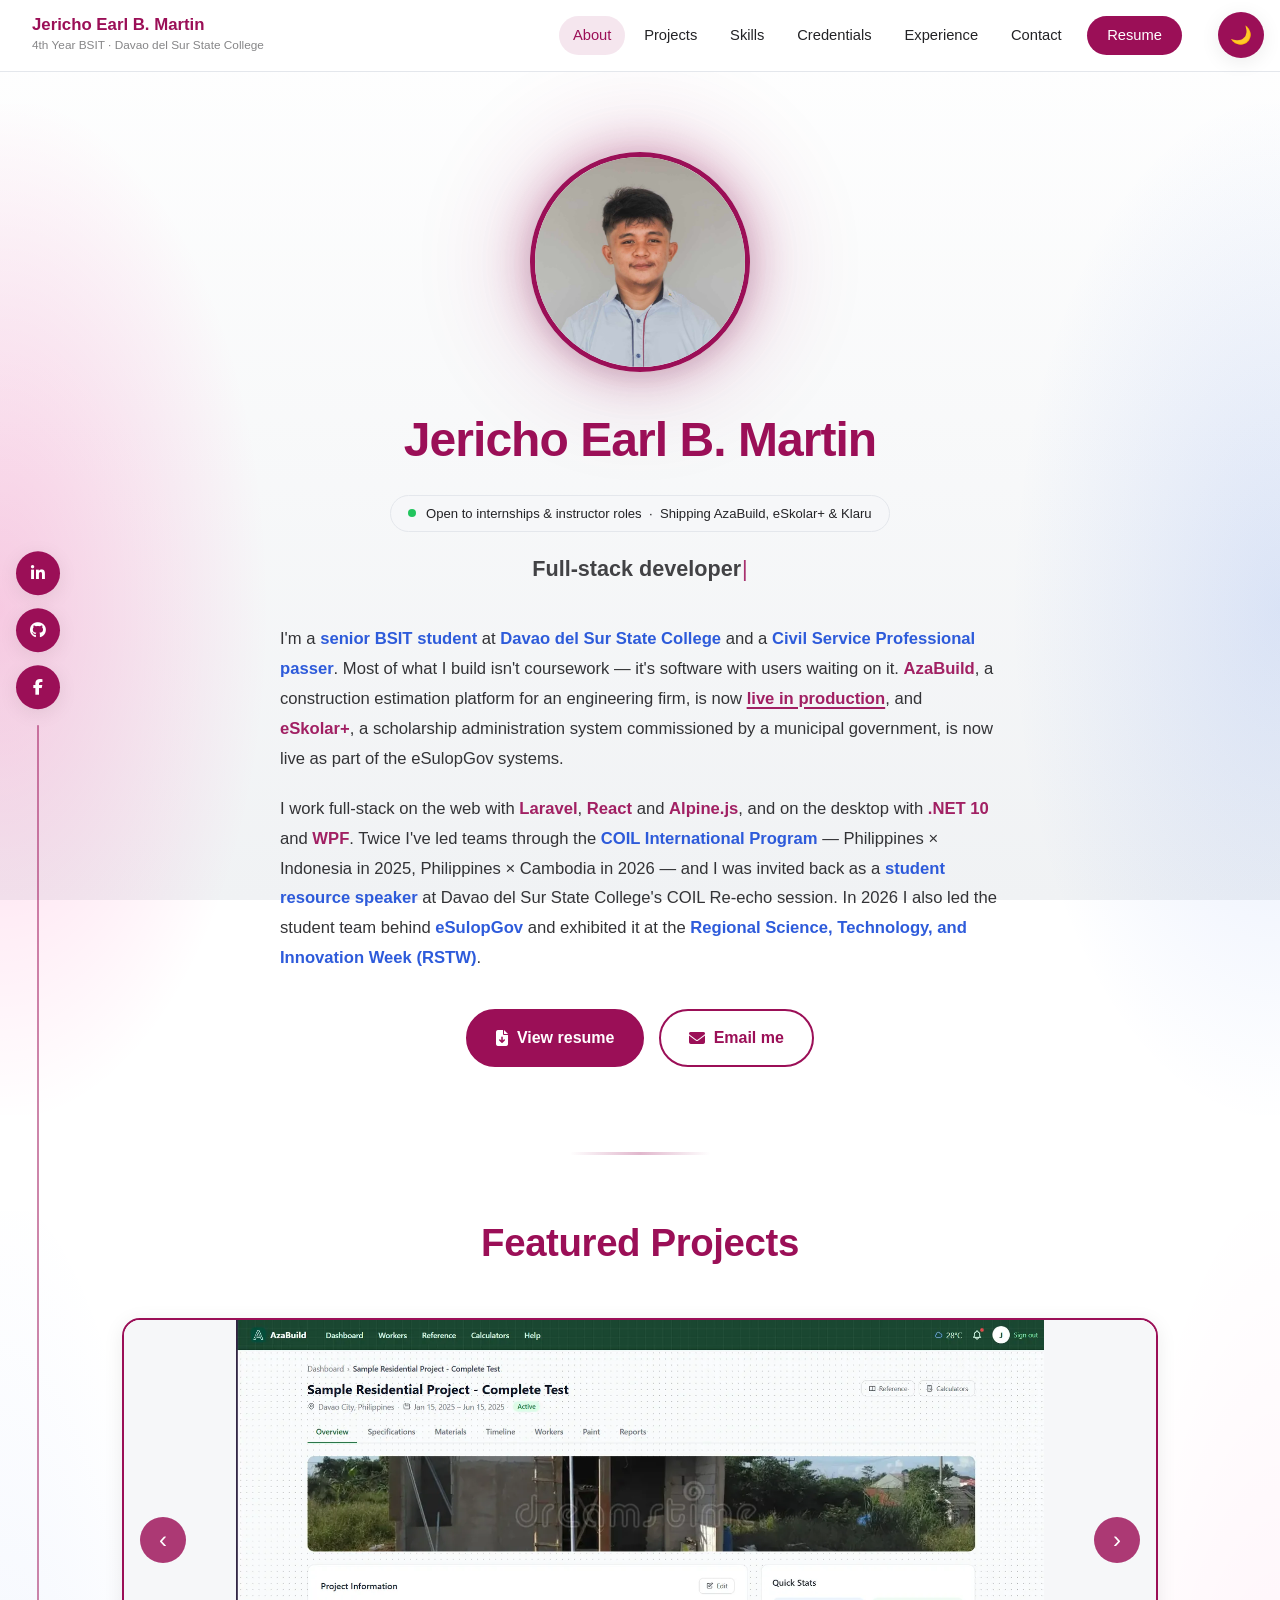
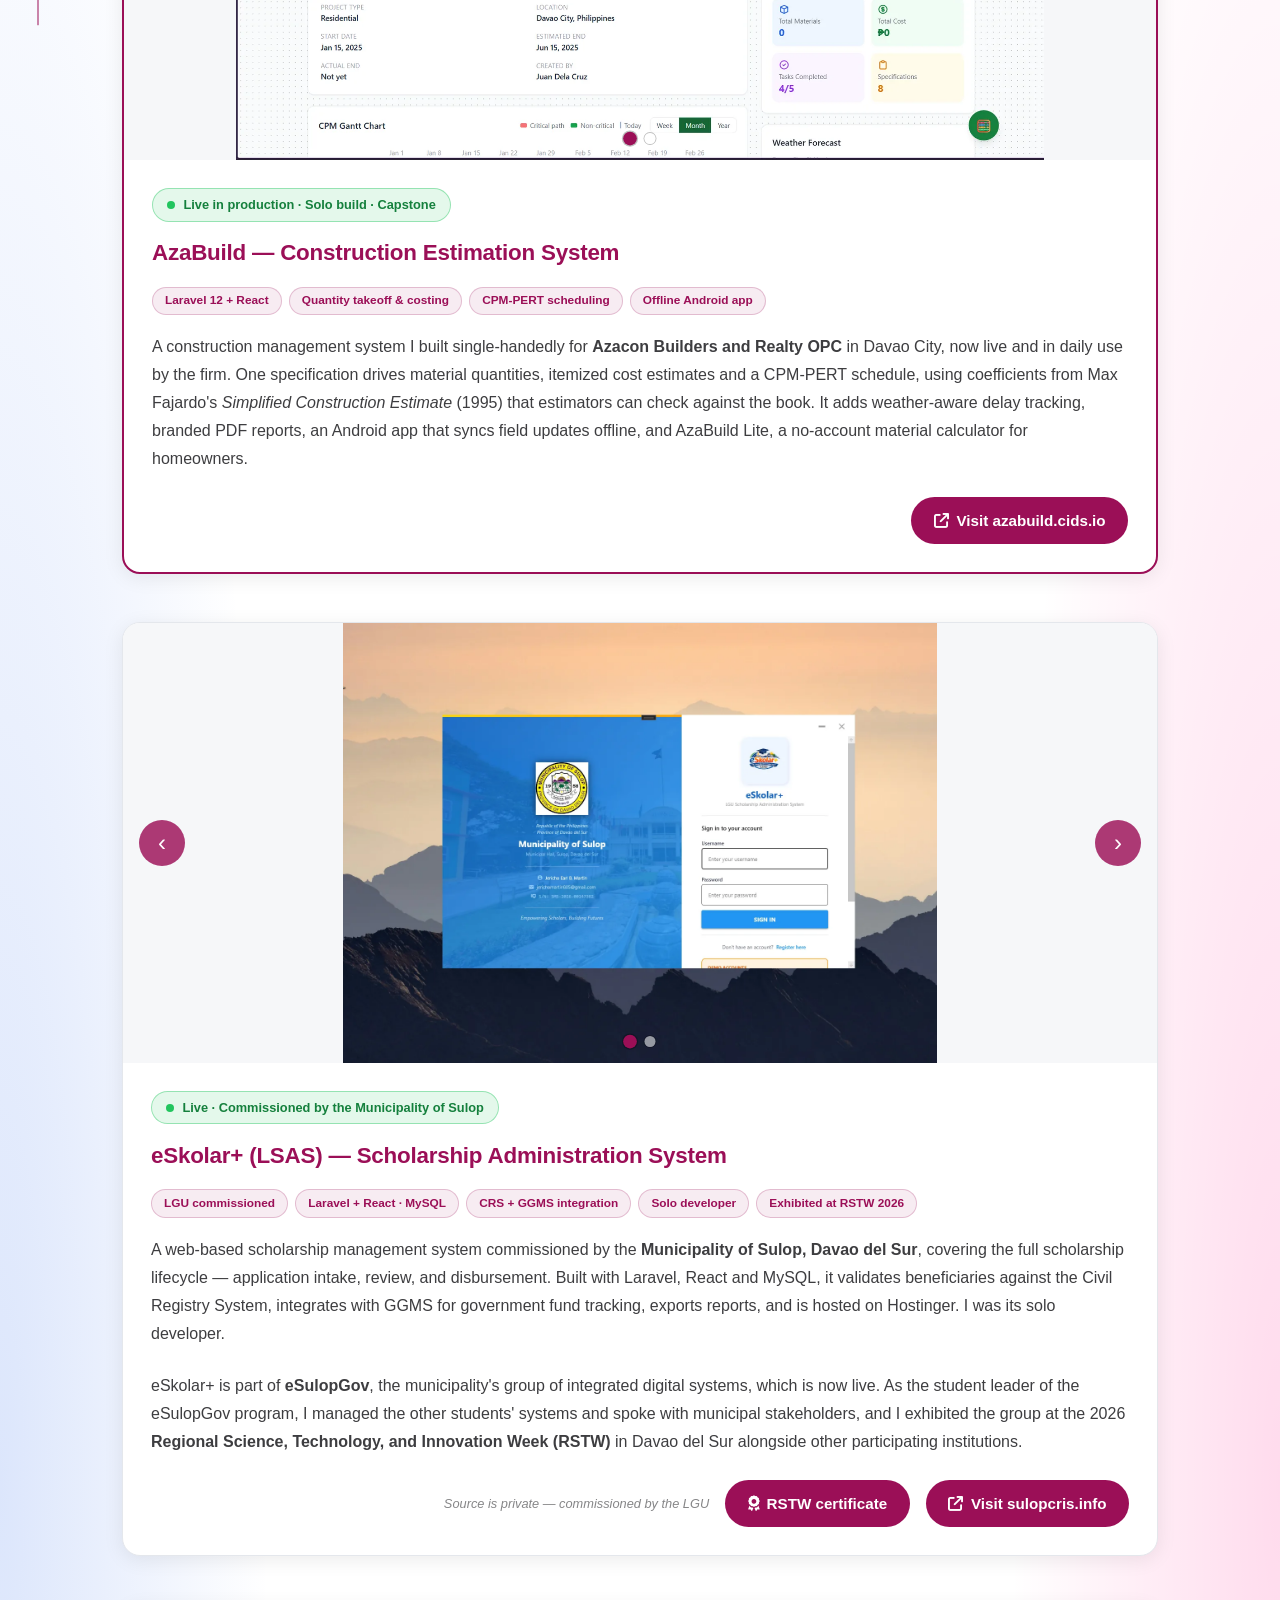
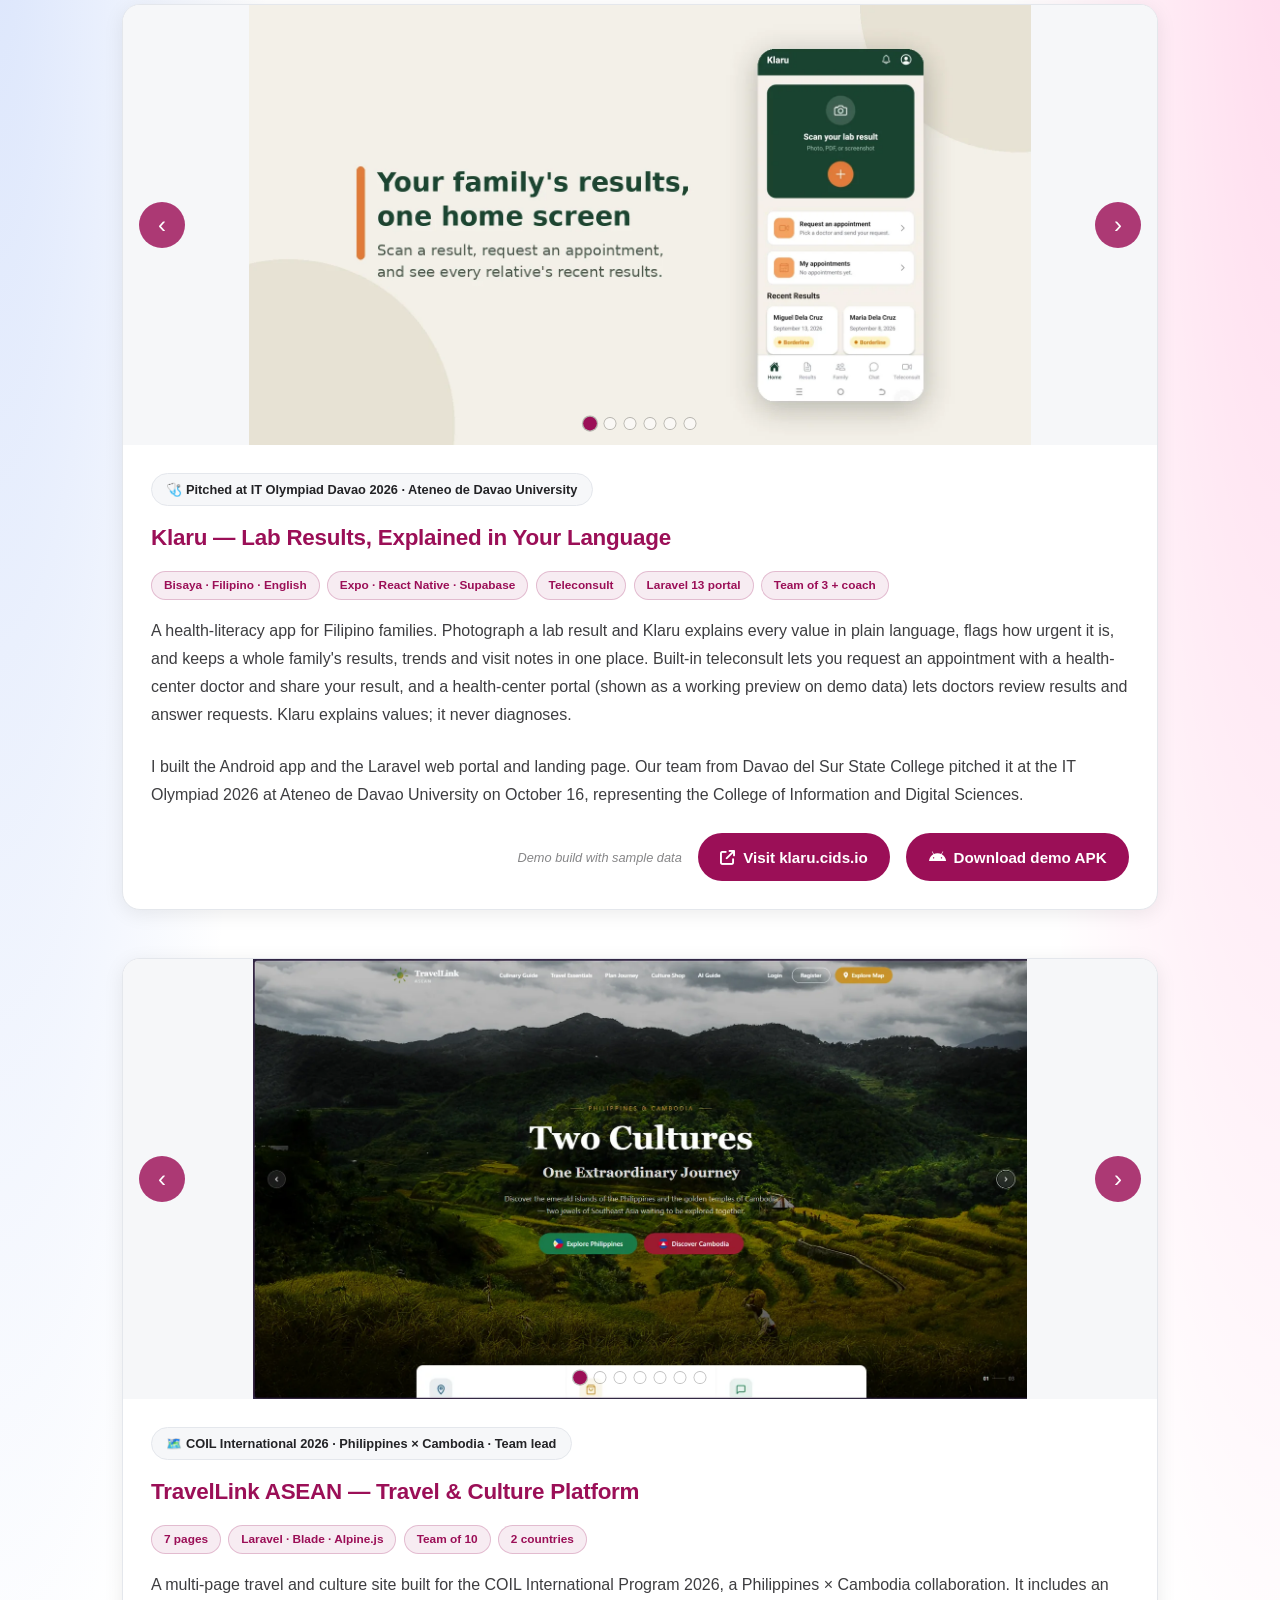
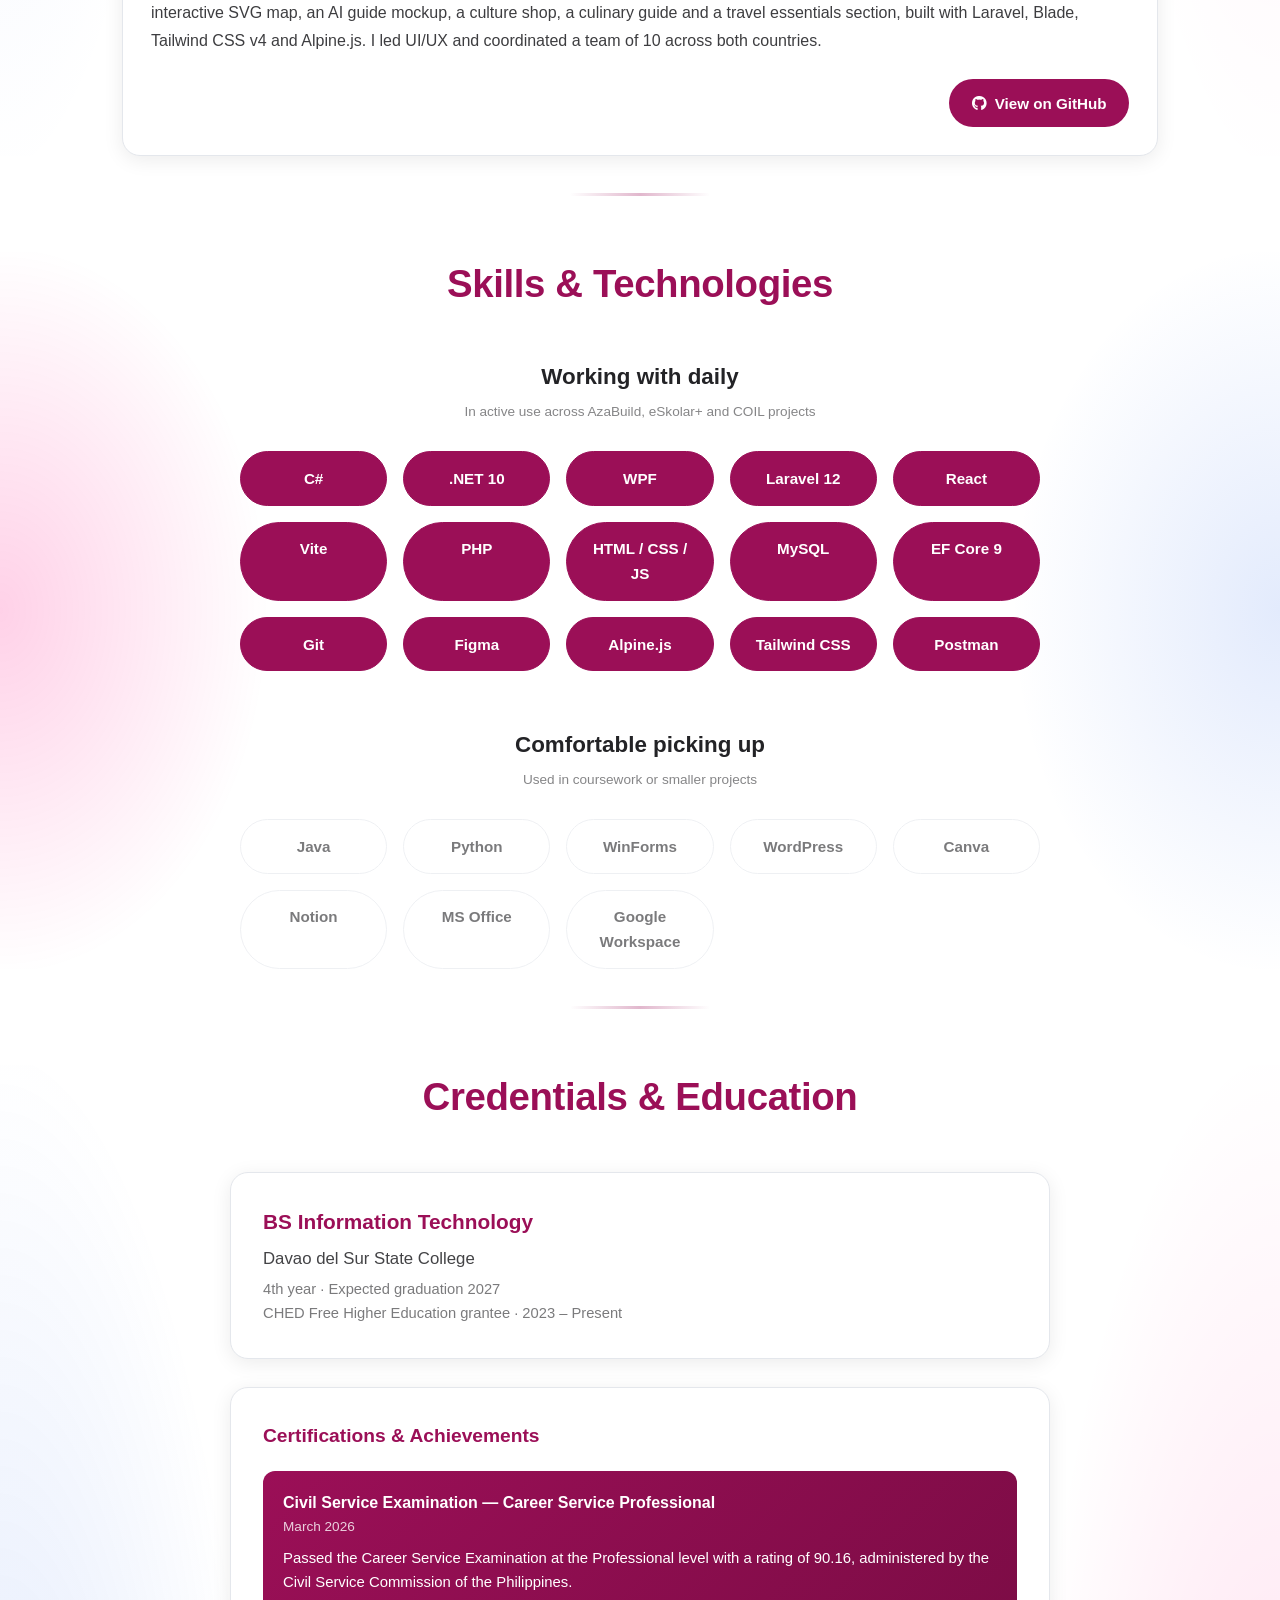
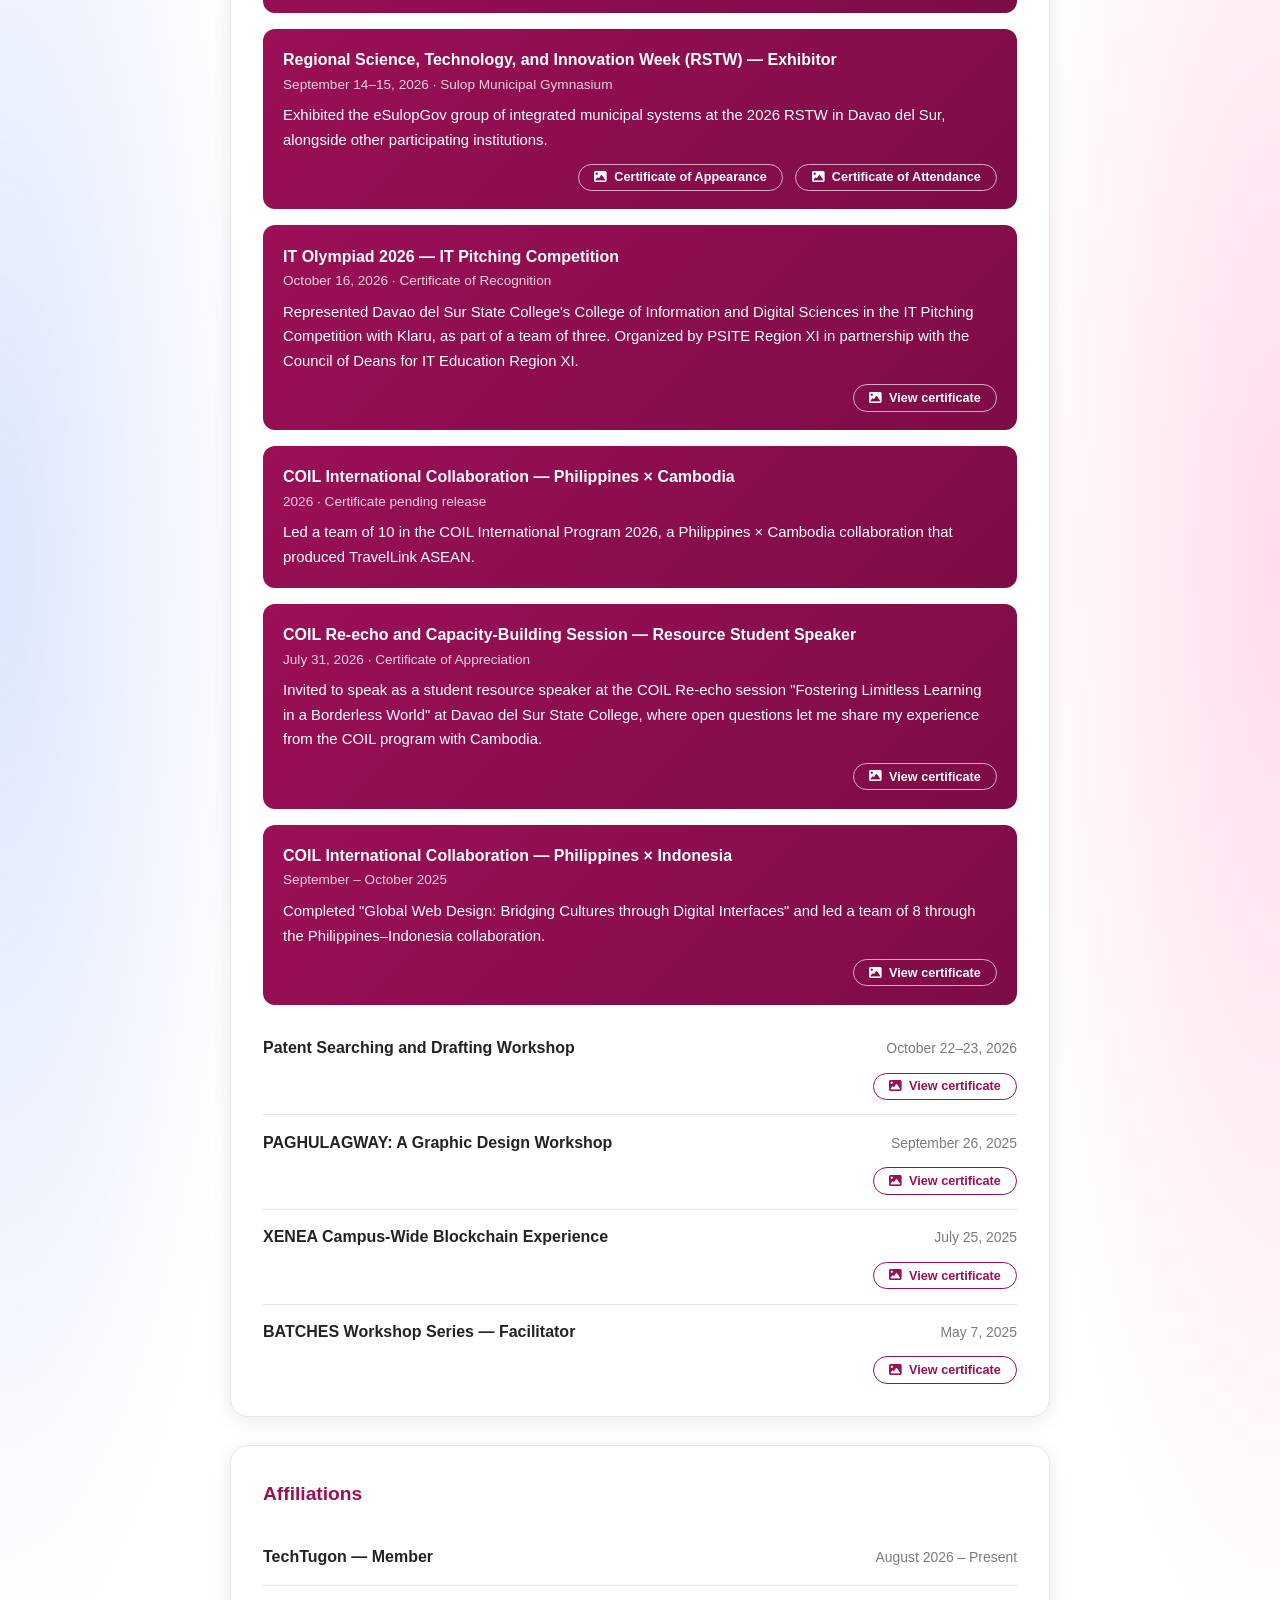
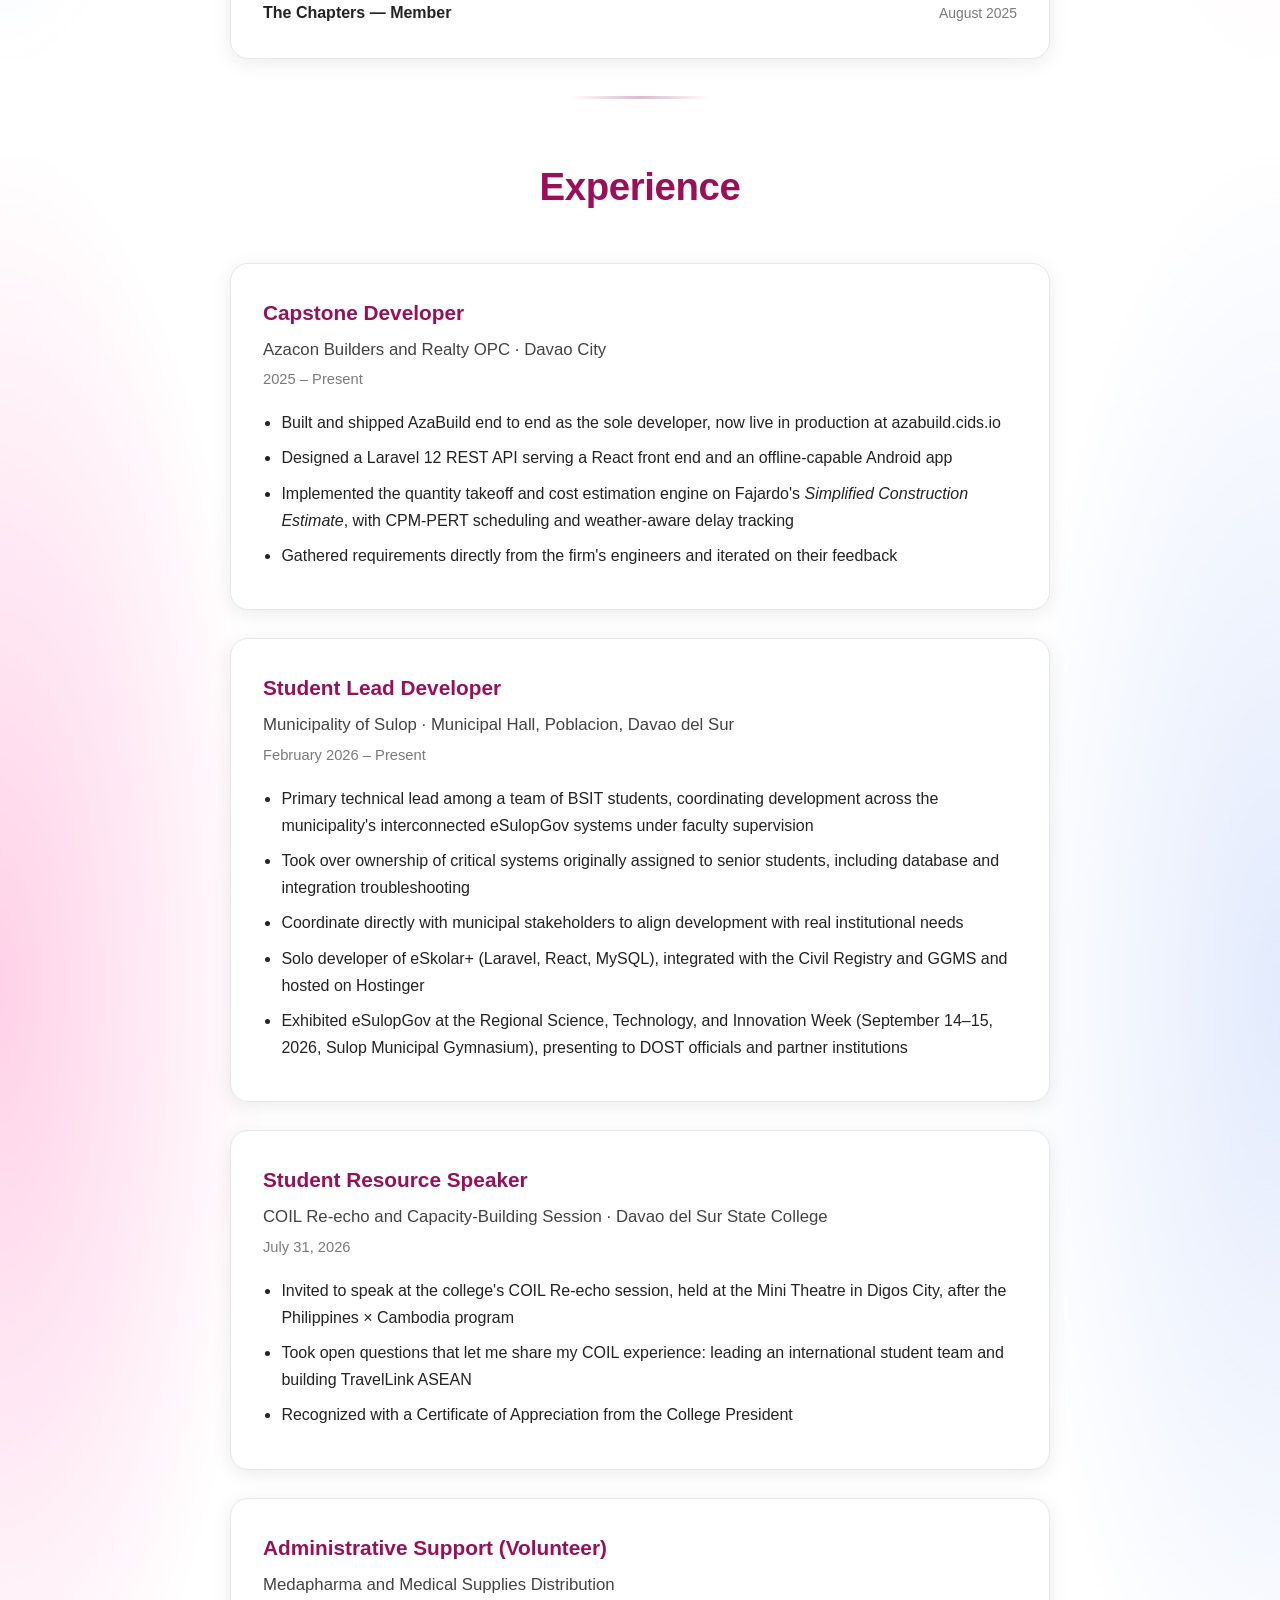
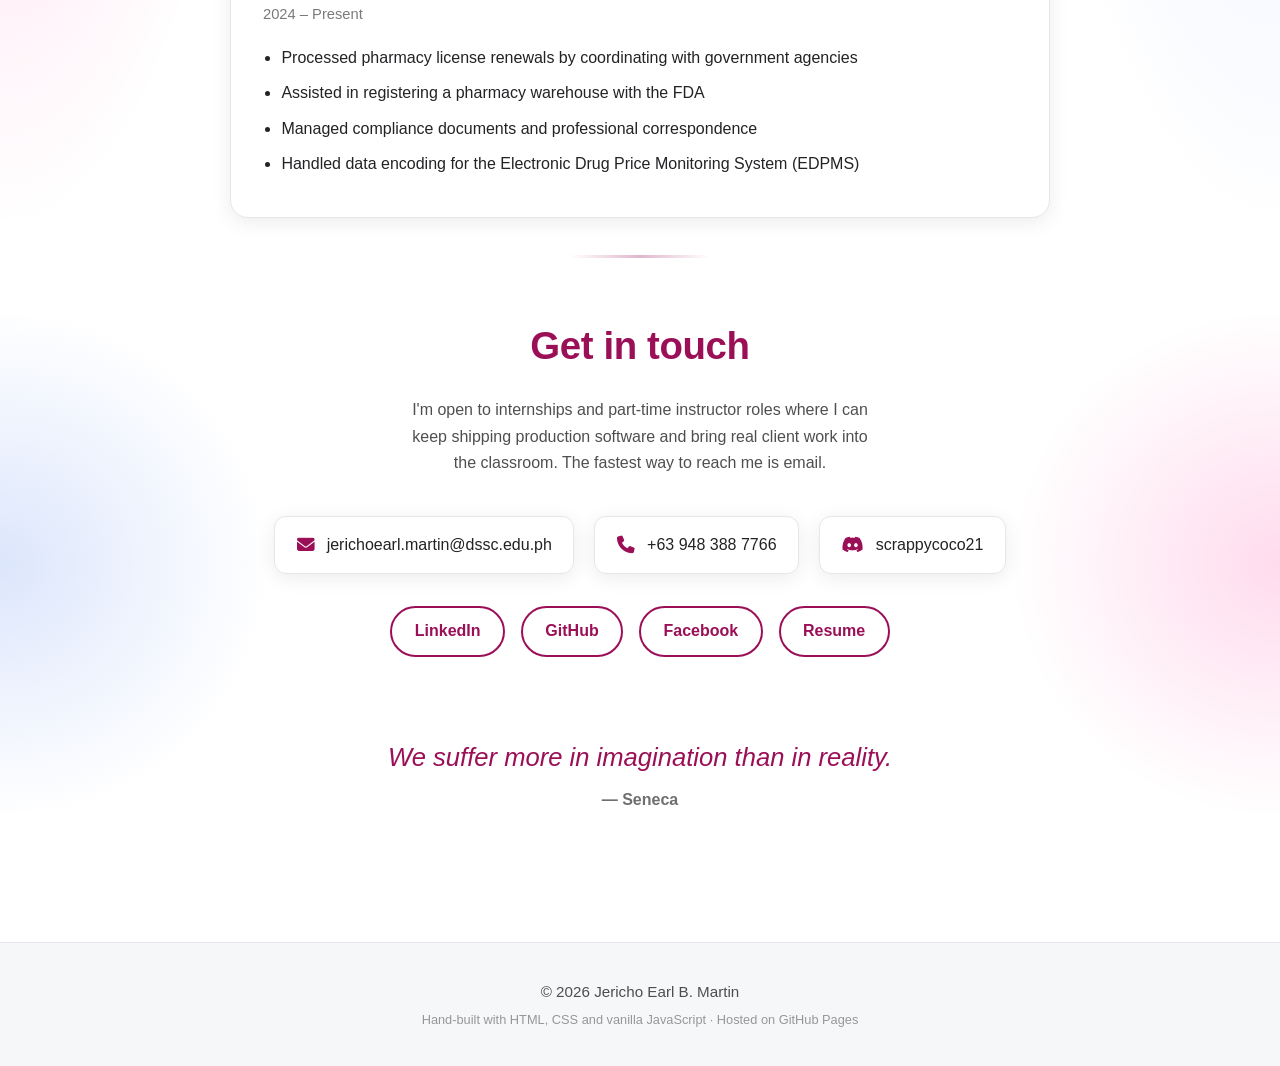
<file: index.html>
<!DOCTYPE html>
<html lang="en">

<head>
    <meta charset="UTF-8">
    <meta name="viewport" content="width=device-width, initial-scale=1.0">

    <title>Jericho Earl B. Martin — Full-Stack Developer & BSIT Student</title>
    <meta name="description"
        content="Portfolio of Jericho Earl B. Martin, a 4th-year BSIT student from Davao del Sur State College building production systems for a construction firm and a local government unit. Laravel, React, Alpine.js.">
    <meta name="author" content="Jericho Earl B. Martin">
    <link rel="canonical" href="https://martinnitram21.github.io/">

    <!-- Link preview (LinkedIn, Facebook, Messenger, X) -->
    <meta property="og:type" content="website">
    <meta property="og:title" content="Jericho Earl B. Martin — Full-Stack Developer & BSIT Student">
    <meta property="og:description"
        content="Building production systems for real clients: a construction estimation platform and an LGU scholarship system. Laravel · React · Alpine.js.">
    <meta property="og:image" content="https://martinnitram21.github.io/resource/profile/portrait.jpg">
    <meta property="og:url" content="https://martinnitram21.github.io/">
    <meta name="twitter:card" content="summary_large_image">

    <!-- Inline favicon so there is no 404 and no extra file to host -->
    <link rel="icon"
        href="data:image/svg+xml,<svg xmlns='http://www.w3.org/2000/svg' viewBox='0 0 100 100'><rect width='100' height='100' rx='22' fill='%239b0f57'/><text x='50' y='71' font-size='58' font-family='Segoe UI,sans-serif' font-weight='700' fill='white' text-anchor='middle'>JM</text></svg>">

    <link rel="preconnect" href="https://cdnjs.cloudflare.com" crossorigin>
    <link rel="stylesheet" href="https://cdnjs.cloudflare.com/ajax/libs/font-awesome/6.4.0/css/all.min.css">
    <link rel="stylesheet" href="style.css">
</head>

<body>
    <a href="#main" class="skip-link">Skip to content</a>

    <!-- Navigation Bar -->
    <nav class="navbar" aria-label="Main">
        <div class="nav-brand">
            <a href="#hero">Jericho Earl B. Martin</a>
            <span class="nav-brand-sub">4th Year BSIT · Davao del Sur State College</span>
        </div>

        <button class="nav-toggle" id="navToggle" aria-expanded="false" aria-controls="navLinks" aria-label="Open menu">
            <i class="fas fa-bars" aria-hidden="true"></i>
        </button>

        <div class="nav-links" id="navLinks">
            <a href="#hero" class="nav-link">About</a>
            <a href="#projects" class="nav-link">Projects</a>
            <a href="#skills" class="nav-link">Skills</a>
            <a href="#certifications" class="nav-link">Credentials</a>
            <a href="#experience" class="nav-link">Experience</a>
            <a href="#contact" class="nav-link">Contact</a>
            <a href="resource/docs/resume.pdf" class="nav-link resume-nav" target="_blank"
                rel="noopener noreferrer">Resume</a>
        </div>
    </nav>

    <!-- Theme Toggle -->
    <header class="header">
        <button class="theme-toggle" id="themeToggle" aria-label="Switch to dark theme" title="Switch theme">
            <span aria-hidden="true">🌙</span>
        </button>
    </header>

    <!-- Social Media Sidebar -->
    <nav class="social-sidebar" aria-label="Social profiles">
        <a href="https://www.linkedin.com/in/jericho-earl-martin-7262a8362/" class="social-link" title="LinkedIn"
            aria-label="LinkedIn profile" target="_blank" rel="noopener noreferrer">
            <i class="fab fa-linkedin-in" aria-hidden="true"></i>
        </a>
        <a href="https://github.com/Martinnitram21" class="social-link" title="GitHub" aria-label="GitHub profile"
            target="_blank" rel="noopener noreferrer">
            <i class="fab fa-github" aria-hidden="true"></i>
        </a>
        <a href="https://www.facebook.com/jericho.earl.martin/" class="social-link" title="Facebook"
            aria-label="Facebook profile" target="_blank" rel="noopener noreferrer">
            <i class="fab fa-facebook-f" aria-hidden="true"></i>
        </a>
    </nav>

    <main class="main-content" id="main">

        <!-- Hero -->
        <section class="hero section" id="hero">
            <div class="hero-content">
                <img src="resource/profile/portrait.jpg" alt="Portrait of Jericho Earl B. Martin"
                    class="profile-picture" width="250" height="250" fetchpriority="high">
                <h1>Jericho Earl B. Martin</h1>
                <div class="status-badge">
                    <span class="status-dot" aria-hidden="true"></span>
                    Open to internships &amp; instructor roles &nbsp;·&nbsp; Shipping AzaBuild, eSkolar+ &amp; Klaru
                </div>
                <p class="hero-role"><span id="typed-text"></span><span class="cursor" aria-hidden="true">|</span></p>

                <div class="hero-description">
                    <p>I'm a <span class="highlight-keyword">senior BSIT student</span> at
                        <span class="highlight-keyword">Davao del Sur State College</span> and a
                        <span class="highlight-keyword">Civil Service Professional passer</span>.
                        Most of what I build isn't coursework — it's software with users waiting on it.
                        <span class="highlight-tech">AzaBuild</span>, a construction estimation platform for an
                        engineering firm, is now
                        <a href="https://azabuild.cids.io" target="_blank" rel="noopener noreferrer"
                            class="inline-link">live in production</a>, and
                        <span class="highlight-tech">eSkolar+</span>, a scholarship administration system
                        commissioned by a municipal government, is now live as part of the eSulopGov systems.
                    </p>
                    <p>I work full-stack on the web with <span class="highlight-tech">Laravel</span>,
                        <span class="highlight-tech">React</span> and <span class="highlight-tech">Alpine.js</span>,
                        and on the desktop with <span class="highlight-tech">.NET 10</span> and
                        <span class="highlight-tech">WPF</span>. Twice I've led teams through the
                        <span class="highlight-keyword">COIL International Program</span> —
                        Philippines × Indonesia in 2025, Philippines × Cambodia in 2026 — and I was invited
                        back as a <span class="highlight-keyword">student resource speaker</span> at
                        Davao del Sur State College's COIL Re-echo session. In 2026 I also
                        led the student team behind <span class="highlight-keyword">eSulopGov</span> and exhibited
                        it at the <span class="highlight-keyword">Regional Science, Technology, and Innovation
                            Week (RSTW)</span>.
                    </p>
                </div>

                <div class="hero-actions">
                    <a href="resource/docs/resume.pdf" class="btn btn-primary" target="_blank"
                        rel="noopener noreferrer">
                        <i class="fas fa-file-arrow-down" aria-hidden="true"></i> View resume
                    </a>
                    <a href="mailto:jerichoearl.martin@dssc.edu.ph" class="btn btn-ghost">
                        <i class="fas fa-envelope" aria-hidden="true"></i> Email me
                    </a>
                </div>
            </div>
        </section>

        <!-- Projects -->
        <section class="projects section" id="projects">
            <h2 class="section-title">Featured Projects</h2>
            <div class="projects-grid">

                <!-- AzaBuild -->
                <article class="featured-project is-flagship">
                    <div class="project-carousel">
                        <div class="carousel-container" id="carousel-azabuild">
                            <div class="carousel-slide">
                                <img src="resource/projects/azabuild/azabuild-1.webp" alt="AzaBuild project dashboard"
                                    loading="lazy">
                            </div>
                            <div class="carousel-slide">
                                <img src="resource/projects/azabuild/azabuild-2.webp"
                                    alt="AzaBuild cost estimator screen" loading="lazy">
                            </div>
                        </div>
                        <button class="carousel-btn prev" data-carousel="azabuild" data-dir="-1"
                            aria-label="Previous AzaBuild screenshot">‹</button>
                        <button class="carousel-btn next" data-carousel="azabuild" data-dir="1"
                            aria-label="Next AzaBuild screenshot">›</button>
                        <div class="carousel-indicators" id="indicators-azabuild"></div>
                    </div>
                    <div class="project-content">
                        <span class="project-badge badge-live">
                            <span class="live-dot" aria-hidden="true"></span> Live in production · Solo build · Capstone
                        </span>
                        <h3 class="project-title">AzaBuild — Construction Estimation System</h3>
                        <div class="project-stats">
                            <span>Laravel 12 + React</span>
                            <span>Quantity takeoff &amp; costing</span>
                            <span>CPM-PERT scheduling</span>
                            <span>Offline Android app</span>
                        </div>
                        <p class="project-description">
                            A construction management system I built single-handedly for
                            <strong>Azacon Builders and Realty OPC</strong> in Davao City, now live and in daily
                            use by the firm. One specification drives material quantities, itemized cost estimates
                            and a CPM-PERT schedule, using coefficients from Max Fajardo's <em>Simplified
                                Construction Estimate</em> (1995) that estimators can check against the book. It adds
                            weather-aware delay tracking, branded PDF reports, an Android app that syncs field
                            updates offline, and AzaBuild Lite, a no-account material calculator for homeowners.
                        </p>
                        <div class="project-links">
                            <a href="https://azabuild.cids.io" class="project-link" target="_blank"
                                rel="noopener noreferrer">
                                <i class="fas fa-arrow-up-right-from-square" aria-hidden="true"></i> Visit
                                azabuild.cids.io
                            </a>
                        </div>
                    </div>
                </article>

                <!-- eSkolar+ -->
                <article class="featured-project">
                    <div class="project-carousel">
                        <div class="carousel-container" id="carousel-eskolar">
                            <div class="carousel-slide">
                                <img src="resource/projects/eskolar/eskolar-1.webp"
                                    alt="eSkolar+ administrator dashboard" loading="lazy">
                            </div>
                            <div class="carousel-slide">
                                <img src="resource/projects/eskolar/eskolar-2.webp" alt="eSkolar+ disbursements screen"
                                    loading="lazy">
                            </div>
                        </div>
                        <button class="carousel-btn prev" data-carousel="eskolar" data-dir="-1"
                            aria-label="Previous eSkolar+ screenshot">‹</button>
                        <button class="carousel-btn next" data-carousel="eskolar" data-dir="1"
                            aria-label="Next eSkolar+ screenshot">›</button>
                        <div class="carousel-indicators" id="indicators-eskolar"></div>
                    </div>
                    <div class="project-content">
                        <span class="project-badge badge-live">
                            <span class="live-dot" aria-hidden="true"></span> Live · Commissioned by the Municipality of
                            Sulop
                        </span>
                        <h3 class="project-title">eSkolar+ (LSAS) — Scholarship Administration System</h3>
                        <div class="project-stats">
                            <span>LGU commissioned</span>
                            <span>Laravel + React · MySQL</span>
                            <span>CRS + GGMS integration</span>
                            <span>Solo developer</span>
                            <span>Exhibited at RSTW 2026</span>
                        </div>
                        <p class="project-description">
                            A web-based scholarship management system commissioned by the
                            <strong>Municipality of Sulop, Davao del Sur</strong>, covering the full scholarship
                            lifecycle — application intake, review, and disbursement. Built with Laravel, React and
                            MySQL, it validates beneficiaries against the Civil Registry System, integrates with
                            GGMS for government fund tracking, exports reports, and is hosted on Hostinger. I was
                            its solo developer.
                        </p>
                        <p class="project-description">
                            eSkolar+ is part of <strong>eSulopGov</strong>, the municipality's group of integrated
                            digital systems, which is now live. As the student leader of the eSulopGov program, I
                            managed the other students' systems and spoke with municipal stakeholders, and I
                            exhibited the group at the 2026 <strong>Regional Science, Technology, and Innovation
                                Week (RSTW)</strong> in Davao del Sur alongside other participating institutions.
                        </p>
                        <div class="project-links">
                            <span class="repo-note">Source is private — commissioned by the LGU</span>
                            <a href="resource/certs/cert-rstw-appearance.webp" class="project-link" target="_blank"
                                rel="noopener noreferrer">
                                <i class="fas fa-award" aria-hidden="true"></i> RSTW certificate
                            </a>
                            <a href="https://sulopcris.info/" class="project-link" target="_blank"
                                rel="noopener noreferrer">
                                <i class="fas fa-arrow-up-right-from-square" aria-hidden="true"></i> Visit
                                sulopcris.info
                            </a>
                        </div>
                    </div>
                </article>

                <!-- Klaru -->
                <article class="featured-project">
                    <div class="project-carousel">
                        <div class="carousel-container" id="carousel-klaru">
                            <div class="carousel-slide">
                                <img src="resource/projects/klaru/klaru-1.webp"
                                    alt="Klaru home screen with a scan button, appointment shortcuts and recent results for family members"
                                    loading="lazy">
                            </div>
                            <div class="carousel-slide">
                                <img src="resource/projects/klaru/klaru-2.webp"
                                    alt="Klaru scan screen with camera, gallery and PDF upload and optional questions before the test"
                                    loading="lazy">
                            </div>
                            <div class="carousel-slide">
                                <img src="resource/projects/klaru/klaru-3.webp"
                                    alt="Klaru result screen showing a summary and Critical urgency flags for fasting glucose and HbA1c"
                                    loading="lazy">
                            </div>
                            <div class="carousel-slide">
                                <img src="resource/projects/klaru/klaru-4.webp"
                                    alt="Klaru lab history with a fasting glucose trend chart and a doctor visit note"
                                    loading="lazy">
                            </div>
                            <div class="carousel-slide">
                                <img src="resource/projects/klaru/klaru-5.webp"
                                    alt="Klaru teleconsult screen listing an available doctor with a request appointment button"
                                    loading="lazy">
                            </div>
                            <div class="carousel-slide">
                                <img src="resource/projects/klaru/klaru-6.webp"
                                    alt="Klaru health-center portal review queue in Connected Mode preview with demo data"
                                    loading="lazy">
                            </div>
                        </div>
                        <button class="carousel-btn prev" data-carousel="klaru" data-dir="-1"
                            aria-label="Previous Klaru screenshot">‹</button>
                        <button class="carousel-btn next" data-carousel="klaru" data-dir="1"
                            aria-label="Next Klaru screenshot">›</button>
                        <div class="carousel-indicators" id="indicators-klaru"></div>
                    </div>
                    <div class="project-content">
                        <span class="project-badge">🩺 Pitched at IT Olympiad Davao 2026 · Ateneo de Davao
                            University</span>
                        <h3 class="project-title">Klaru — Lab Results, Explained in Your Language</h3>
                        <div class="project-stats">
                            <span>Bisaya · Filipino · English</span>
                            <span>Expo · React Native · Supabase</span>
                            <span>Teleconsult</span>
                            <span>Laravel 13 portal</span>
                            <span>Team of 3 + coach</span>
                        </div>
                        <p class="project-description">
                            A health-literacy app for Filipino families. Photograph a lab result and Klaru explains
                            every value in plain language, flags how urgent it is, and keeps a whole family's results,
                            trends and visit notes in one place. Built-in teleconsult lets you request an appointment
                            with a health-center doctor and share your result, and a health-center portal (shown
                            as a working preview on demo data) lets doctors review results and answer requests.
                            Klaru explains values; it never diagnoses.
                        </p>
                        <p class="project-description">
                            I built the Android app and the Laravel web portal and landing page. Our team from Davao
                            del Sur State College pitched it at the IT Olympiad 2026 at Ateneo de Davao University
                            on October 16, representing the College of Information and Digital Sciences.
                        </p>
                        <div class="project-links">
                            <span class="repo-note">Demo build with sample data</span>
                            <a href="https://klaru.cids.io" class="project-link" target="_blank"
                                rel="noopener noreferrer">
                                <i class="fas fa-arrow-up-right-from-square" aria-hidden="true"></i> Visit klaru.cids.io
                            </a>
                            <a href="https://github.com/Martinnitram21/klaru-releases/releases/download/v1.0.0/klaru.apk"
                                class="project-link" rel="noopener noreferrer">
                                <i class="fab fa-android" aria-hidden="true"></i> Download demo APK
                            </a>
                        </div>
                    </div>
                </article>

                <!-- TravelLink ASEAN -->
                <article class="featured-project">
                    <div class="project-carousel">
                        <div class="carousel-container" id="carousel-travellink">
                            <div class="carousel-slide">
                                <img src="resource/projects/travellink/travellink-1.webp"
                                    alt="TravelLink ASEAN homepage" loading="lazy">
                            </div>
                            <div class="carousel-slide">
                                <img src="resource/projects/travellink/travellink-2.webp"
                                    alt="TravelLink ASEAN culinary guide" loading="lazy">
                            </div>
                            <div class="carousel-slide">
                                <img src="resource/projects/travellink/travellink-3.webp"
                                    alt="TravelLink ASEAN interactive map" loading="lazy">
                            </div>
                            <div class="carousel-slide">
                                <img src="resource/projects/travellink/travellink-4.webp"
                                    alt="TravelLink ASEAN culture shop" loading="lazy">
                            </div>
                            <div class="carousel-slide">
                                <img src="resource/projects/travellink/travellink-5.webp"
                                    alt="TravelLink ASEAN AI guide" loading="lazy">
                            </div>
                            <div class="carousel-slide">
                                <img src="resource/projects/travellink/travellink-6.webp"
                                    alt="TravelLink ASEAN journey planner" loading="lazy">
                            </div>
                            <div class="carousel-slide">
                                <img src="resource/projects/travellink/travellink-7.webp"
                                    alt="TravelLink ASEAN travel essentials" loading="lazy">
                            </div>
                        </div>
                        <button class="carousel-btn prev" data-carousel="travellink" data-dir="-1"
                            aria-label="Previous TravelLink screenshot">‹</button>
                        <button class="carousel-btn next" data-carousel="travellink" data-dir="1"
                            aria-label="Next TravelLink screenshot">›</button>
                        <div class="carousel-indicators" id="indicators-travellink"></div>
                    </div>
                    <div class="project-content">
                        <span class="project-badge">🗺️ COIL International 2026 · Philippines × Cambodia · Team
                            lead</span>
                        <h3 class="project-title">TravelLink ASEAN — Travel &amp; Culture Platform</h3>
                        <div class="project-stats">
                            <span>7 pages</span>
                            <span>Laravel · Blade · Alpine.js</span>
                            <span>Team of 10</span>
                            <span>2 countries</span>
                        </div>
                        <p class="project-description">
                            A multi-page travel and culture site built for the COIL International Program 2026,
                            a Philippines × Cambodia collaboration. It includes an interactive SVG map, an AI
                            guide mockup, a culture shop, a culinary guide and a travel essentials section,
                            built with Laravel, Blade, Tailwind CSS v4 and Alpine.js. I led UI/UX and
                            coordinated a team of 10 across both countries.
                        </p>
                        <div class="project-links">
                            <a href="https://github.com/Martinnitram21" class="project-link" target="_blank"
                                rel="noopener noreferrer">
                                <i class="fab fa-github" aria-hidden="true"></i> View on GitHub
                            </a>
                        </div>
                    </div>
                </article>

            </div>
        </section>

        <!-- Skills -->
        <section class="skills section" id="skills">
            <h2 class="section-title">Skills &amp; Technologies</h2>

            <div class="skill-category">
                <h3 class="category-title">Working with daily</h3>
                <p class="category-subtitle">In active use across AzaBuild, eSkolar+ and COIL projects</p>
                <div class="skills-grid">
                    <div class="skill-tag">C#</div>
                    <div class="skill-tag">.NET 10</div>
                    <div class="skill-tag">WPF</div>
                    <div class="skill-tag">Laravel 12</div>
                    <div class="skill-tag">React</div>
                    <div class="skill-tag">Vite</div>
                    <div class="skill-tag">PHP</div>
                    <div class="skill-tag">HTML / CSS / JS</div>
                    <div class="skill-tag">MySQL</div>
                    <div class="skill-tag">EF Core 9</div>
                    <div class="skill-tag">Git</div>
                    <div class="skill-tag">Figma</div>
                    <div class="skill-tag">Alpine.js</div>
                    <div class="skill-tag">Tailwind CSS</div>
                    <div class="skill-tag">Postman</div>
                </div>
            </div>

            <div class="skill-category">
                <h3 class="category-title">Comfortable picking up</h3>
                <p class="category-subtitle">Used in coursework or smaller projects</p>
                <div class="skills-grid">
                    <div class="skill-tag muted">Java</div>
                    <div class="skill-tag muted">Python</div>
                    <div class="skill-tag muted">WinForms</div>
                    <div class="skill-tag muted">WordPress</div>
                    <div class="skill-tag muted">Canva</div>
                    <div class="skill-tag muted">Notion</div>
                    <div class="skill-tag muted">MS Office</div>
                    <div class="skill-tag muted">Google Workspace</div>
                </div>
            </div>
        </section>

        <!-- Certifications & Education -->
        <section class="education section" id="certifications">
            <h2 class="section-title">Credentials &amp; Education</h2>
            <div class="education-content">

                <div class="education-item">
                    <div class="education-header">
                        <div class="education-degree">BS Information Technology</div>
                        <div class="education-school">Davao del Sur State College</div>
                        <div class="education-date">4th year · Expected graduation 2027</div>
                        <div class="education-date">CHED Free Higher Education grantee · 2023 – Present</div>
                    </div>
                </div>

                <div class="education-item">
                    <div class="certifications">
                        <h3>Certifications &amp; Achievements</h3>

                        <div class="cert-item cert-highlight">
                            <div class="cert-name">Civil Service Examination — Career Service Professional</div>
                            <div class="cert-date">March 2026</div>
                            <p class="cert-blurb">
                                Passed the Career Service Examination at the Professional level with a rating of
                                90.16, administered by the Civil Service Commission of the Philippines.
                            </p>
                        </div>

                        <div class="cert-item cert-highlight">
                            <div class="cert-name">Regional Science, Technology, and Innovation Week (RSTW) — Exhibitor
                            </div>
                            <div class="cert-date">September 14–15, 2026 · Sulop Municipal Gymnasium</div>
                            <p class="cert-blurb">
                                Exhibited the eSulopGov group of integrated municipal systems at the 2026 RSTW in
                                Davao del Sur, alongside other participating institutions.
                            </p>
                            <button class="cert-view-btn" type="button"
                                data-cert-src="resource/certs/cert-rstw-appearance.webp"
                                data-cert-caption="Certificate of Appearance — 2026 Regional Science, Technology, and Innovation Week in Davao del Sur">
                                <i class="fas fa-image" aria-hidden="true"></i> Certificate of Appearance
                            </button>
                            <button class="cert-view-btn" type="button"
                                data-cert-src="resource/certs/cert-rstw-attendance.webp"
                                data-cert-caption="Certificate of Attendance — 2026 Regional Science, Technology, and Innovation Week in Davao del Sur">
                                <i class="fas fa-image" aria-hidden="true"></i> Certificate of Attendance
                            </button>
                        </div>

                        <div class="cert-item cert-highlight">
                            <div class="cert-name">IT Olympiad 2026 — IT Pitching Competition</div>
                            <div class="cert-date">October 16, 2026 · Certificate of Recognition</div>
                            <p class="cert-blurb">
                                Represented Davao del Sur State College's College of Information and Digital Sciences in
                                the
                                IT Pitching Competition with Klaru, as part of a team of three. Organized by PSITE
                                Region XI in
                                partnership with the Council of Deans for IT Education Region XI.
                            </p>
                            <button class="cert-view-btn" type="button"
                                data-cert-src="resource/certs/cert-it-olympiad.webp"
                                data-cert-caption="Certificate of Recognition — IT Pitching Competition, IT Olympiad 2026 · October 16, 2026">
                                <i class="fas fa-image" aria-hidden="true"></i> View certificate
                            </button>
                        </div>

                        <div class="cert-item cert-highlight">
                            <div class="cert-name">COIL International Collaboration — Philippines × Cambodia</div>
                            <div class="cert-date">2026 · Certificate pending release</div>
                            <p class="cert-blurb">
                                Led a team of 10 in the COIL International Program 2026, a Philippines × Cambodia
                                collaboration that produced TravelLink ASEAN.
                            </p>
                        </div>

                        <div class="cert-item cert-highlight">
                            <div class="cert-name">COIL Re-echo and Capacity-Building Session — Resource Student Speaker
                            </div>
                            <div class="cert-date">July 31, 2026 · Certificate of Appreciation</div>
                            <p class="cert-blurb">
                                Invited to speak as a student resource speaker at the COIL Re-echo session
                                &quot;Fostering Limitless Learning in a Borderless World&quot; at Davao del Sur State
                                College, where open questions let me share my experience from the COIL program with
                                Cambodia.
                            </p>
                            <button class="cert-view-btn" type="button" data-cert-src="resource/certs/cert-re-echo.webp"
                                data-cert-caption="COIL Re-echo and Capacity-Building Session · Resource Student Speaker · July 31, 2026">
                                <i class="fas fa-image" aria-hidden="true"></i> View certificate
                            </button>
                        </div>

                        <div class="cert-item cert-highlight">
                            <div class="cert-name">COIL International Collaboration — Philippines × Indonesia</div>
                            <div class="cert-date">September – October 2025</div>
                            <p class="cert-blurb">
                                Completed "Global Web Design: Bridging Cultures through Digital Interfaces" and
                                led a team of 8 through the Philippines–Indonesia collaboration.
                            </p>
                            <button class="cert-view-btn" type="button"
                                data-cert-src="resource/certs/cert-coil-2025.webp"
                                data-cert-caption="COIL International Collaboration · September–October 2025">
                                <i class="fas fa-image" aria-hidden="true"></i> View certificate
                            </button>
                        </div>

                        <div class="cert-item">
                            <div class="cert-row">
                                <span class="cert-name">Patent Searching and Drafting Workshop</span>
                                <span class="cert-date">October 22–23, 2026</span>
                            </div>
                            <button class="cert-view-btn" type="button"
                                data-cert-src="resource/certs/cert-patent-workshop.jpg"
                                data-cert-caption="Certificate of Appreciation — Patent Searching and Drafting Workshop · October 22–23, 2026">
                                <i class="fas fa-image" aria-hidden="true"></i> View certificate
                            </button>
                        </div>

                        <div class="cert-item">
                            <div class="cert-row">
                                <span class="cert-name">PAGHULAGWAY: A Graphic Design Workshop</span>
                                <span class="cert-date">September 26, 2025</span>
                            </div>
                            <button class="cert-view-btn" type="button"
                                data-cert-src="resource/certs/cert-paghulagway.jpg"
                                data-cert-caption="PAGHULAGWAY: A Graphic Design Workshop · September 26, 2025">
                                <i class="fas fa-image" aria-hidden="true"></i> View certificate
                            </button>
                        </div>

                        <div class="cert-item">
                            <div class="cert-row">
                                <span class="cert-name">XENEA Campus-Wide Blockchain Experience</span>
                                <span class="cert-date">July 25, 2025</span>
                            </div>
                            <button class="cert-view-btn" type="button" data-cert-src="resource/certs/cert-xenea.jpg"
                                data-cert-caption="XENEA Campus-Wide Blockchain Experience · July 25, 2025">
                                <i class="fas fa-image" aria-hidden="true"></i> View certificate
                            </button>
                        </div>

                        <div class="cert-item">
                            <div class="cert-row">
                                <span class="cert-name">BATCHES Workshop Series — Facilitator</span>
                                <span class="cert-date">May 7, 2025</span>
                            </div>
                            <button class="cert-view-btn" type="button" data-cert-src="resource/certs/cert-batches.jpg"
                                data-cert-caption="BATCHES Workshop Series · May 7, 2025">
                                <i class="fas fa-image" aria-hidden="true"></i> View certificate
                            </button>
                        </div>
                    </div>
                </div>

                <div class="education-item">
                    <div class="certifications">
                        <h3>Affiliations</h3>

                        <div class="cert-item">
                            <div class="cert-row">
                                <span class="cert-name">TechTugon — Member</span>
                                <span class="cert-date">August 2026 – Present</span>
                            </div>
                        </div>

                        <div class="cert-item">
                            <div class="cert-row">
                                <span class="cert-name">The Chapters — Member</span>
                                <span class="cert-date">August 2025</span>
                            </div>
                        </div>
                    </div>
                </div>

            </div>
        </section>

        <!-- Experience -->
        <section class="experience section" id="experience">
            <h2 class="section-title">Experience</h2>
            <div class="experience-content">

                <div class="experience-item">
                    <div class="experience-header">
                        <div class="experience-title">Capstone Developer</div>
                        <div class="experience-company">Azacon Builders and Realty OPC · Davao City</div>
                        <div class="experience-date">2025 – Present</div>
                    </div>
                    <div class="experience-description">
                        <ul>
                            <li>Built and shipped AzaBuild end to end as the sole developer, now live in production
                                at azabuild.cids.io</li>
                            <li>Designed a Laravel 12 REST API serving a React front end and an offline-capable
                                Android app</li>
                            <li>Implemented the quantity takeoff and cost estimation engine on Fajardo's
                                <em>Simplified Construction Estimate</em>, with CPM-PERT scheduling and weather-aware
                                delay tracking
                            </li>
                            <li>Gathered requirements directly from the firm's engineers and iterated on their
                                feedback</li>
                        </ul>
                    </div>
                </div>

                <div class="experience-item">
                    <div class="experience-header">
                        <div class="experience-title">Student Lead Developer</div>
                        <div class="experience-company">Municipality of Sulop · Municipal Hall, Poblacion, Davao del Sur
                        </div>
                        <div class="experience-date">February 2026 – Present</div>
                    </div>
                    <div class="experience-description">
                        <ul>
                            <li>Primary technical lead among a team of BSIT students, coordinating development across
                                the municipality's interconnected eSulopGov systems under faculty supervision</li>
                            <li>Took over ownership of critical systems originally assigned to senior students,
                                including database and integration troubleshooting</li>
                            <li>Coordinate directly with municipal stakeholders to align development with real
                                institutional needs</li>
                            <li>Solo developer of eSkolar+ (Laravel, React, MySQL), integrated with the Civil Registry
                                and GGMS and hosted on Hostinger</li>
                            <li>Exhibited eSulopGov at the Regional Science, Technology, and Innovation Week
                                (September 14–15, 2026, Sulop Municipal Gymnasium), presenting to DOST officials and
                                partner institutions</li>
                        </ul>
                    </div>
                </div>

                <div class="experience-item">
                    <div class="experience-header">
                        <div class="experience-title">Student Resource Speaker</div>
                        <div class="experience-company">COIL Re-echo and Capacity-Building Session · Davao del Sur State
                            College</div>
                        <div class="experience-date">July 31, 2026</div>
                    </div>
                    <div class="experience-description">
                        <ul>
                            <li>Invited to speak at the college's COIL Re-echo session, held at the Mini Theatre in
                                Digos City, after the Philippines × Cambodia program</li>
                            <li>Took open questions that let me share my COIL experience: leading an international
                                student team and building TravelLink ASEAN</li>
                            <li>Recognized with a Certificate of Appreciation from the College President</li>
                        </ul>
                    </div>
                </div>

                <div class="experience-item">
                    <div class="experience-header">
                        <div class="experience-title">Administrative Support (Volunteer)</div>
                        <div class="experience-company">Medapharma and Medical Supplies Distribution</div>
                        <div class="experience-date">2024 – Present</div>
                    </div>
                    <div class="experience-description">
                        <ul>
                            <li>Processed pharmacy license renewals by coordinating with government agencies</li>
                            <li>Assisted in registering a pharmacy warehouse with the FDA</li>
                            <li>Managed compliance documents and professional correspondence</li>
                            <li>Handled data encoding for the Electronic Drug Price Monitoring System (EDPMS)</li>
                        </ul>
                    </div>
                </div>

            </div>
        </section>

        <!-- Contact -->
        <section class="contact section" id="contact">
            <h2 class="section-title">Get in touch</h2>
            <p class="contact-intro">
                I'm open to internships and part-time instructor roles where I can keep shipping production
                software and bring real client work into the classroom. The fastest way to reach me is email.
            </p>

            <div class="contact-info">
                <a class="contact-item" href="mailto:jerichoearl.martin@dssc.edu.ph">
                    <i class="fas fa-envelope" aria-hidden="true"></i>
                    <span class="contact-detail">jerichoearl.martin@dssc.edu.ph</span>
                </a>
                <a class="contact-item" href="tel:+639483887766">
                    <i class="fas fa-phone" aria-hidden="true"></i>
                    <span class="contact-detail">+63 948 388 7766</span>
                </a>
                <div class="contact-item">
                    <i class="fab fa-discord" aria-hidden="true"></i>
                    <span class="contact-detail">scrappycoco21</span>
                </div>
            </div>

            <div class="contact-links">
                <a href="https://www.linkedin.com/in/jericho-earl-martin-7262a8362/" class="contact-link"
                    target="_blank" rel="noopener noreferrer">LinkedIn</a>
                <a href="https://github.com/Martinnitram21" class="contact-link" target="_blank"
                    rel="noopener noreferrer">GitHub</a>
                <a href="https://www.facebook.com/jericho.earl.martin/" class="contact-link" target="_blank"
                    rel="noopener noreferrer">Facebook</a>
                <a href="resource/docs/resume.pdf" class="contact-link" target="_blank"
                    rel="noopener noreferrer">Resume</a>
            </div>

            <figure class="quote-box">
                <blockquote class="quote-text">We suffer more in imagination than in reality.</blockquote>
                <figcaption class="quote-author">— Seneca</figcaption>
            </figure>
        </section>

    </main>

    <!-- Back to Top -->
    <a href="#hero" id="backToTop" class="back-to-top" aria-label="Back to top">
        <i class="fas fa-arrow-up" aria-hidden="true"></i>
    </a>

    <!-- Footer -->
    <footer class="footer">
        <div class="footer-content">
            <p class="copyright">© <span id="year">2026</span> Jericho Earl B. Martin</p>
            <p class="footer-built">Hand-built with HTML, CSS and vanilla JavaScript · Hosted on GitHub Pages</p>
        </div>
    </footer>

    <!-- Lightbox -->
    <div class="lightbox" id="lightbox" role="dialog" aria-modal="true" aria-label="Certificate viewer">
        <div class="lightbox-inner">
            <img class="lightbox-img" id="lightboxImg" alt="">
            <span class="lightbox-caption" id="lightboxCaption"></span>
        </div>
        <button class="lightbox-close" id="lightboxClose" aria-label="Close certificate viewer">&times;</button>
    </div>

    <script src="script.js" defer></script>
</body>

</html>
</file>
<file: style.css>
/* ==========================================================================
   Jericho Earl B. Martin — Portfolio
   ========================================================================== */

*,
*::before,
*::after {
  margin: 0;
  padding: 0;
  box-sizing: border-box;
}

:root {
  --primary-color: #9b0f57;
  --primary-hover: #7d0c46;
  --bg-color: #ffffff;
  --bg-gradient: linear-gradient(to bottom, #ffffff, #f0f2f4);
  --text-color: #232326;
  --secondary-bg: #f6f7f9;
  --card-bg: #ffffff;
  --border-color: #e4e7ec;
  --shadow: 0 4px 20px rgba(0, 0, 0, 0.08);
  --shadow-lg: 0 14px 40px rgba(0, 0, 0, 0.12);
  --transition: 0.28s ease;
  --accent-rgb: 155, 15, 87;
  --glow-magenta-rgb: 255, 0, 127;
  --glow-blue-rgb: 37, 99, 235;
  --link-blue: #1d4ed8;
  --nav-h: 72px;
  --radius-lg: 18px;
  --radius-pill: 999px;
}

[data-theme="dark"] {
  --primary-color: #e0468f;
  --primary-hover: #f06aa6;
  --bg-color: #131315;
  --bg-gradient: var(--bg-color);
  --text-color: #f2f2f4;
  --secondary-bg: #1c1c1f;
  --card-bg: #1e1e22;
  --border-color: #34343a;
  --shadow: 0 4px 20px rgba(0, 0, 0, 0.45);
  --shadow-lg: 0 14px 40px rgba(0, 0, 0, 0.55);
  --accent-rgb: 224, 70, 143;
  --glow-magenta-rgb: 255, 51, 153;
  --glow-blue-rgb: 59, 130, 246;
  --link-blue: #93b5f6;
}

html {
  scroll-behavior: smooth;
  scroll-padding-top: calc(var(--nav-h) + 16px);
}

body {
  font-family: "Segoe UI", Tahoma, Geneva, Verdana, sans-serif;
  line-height: 1.65;
  color: var(--text-color);
  background: var(--bg-gradient);
  background-attachment: fixed;
  overflow-x: hidden;
  transition:
    background-color var(--transition),
    color var(--transition);
}

/* Visible keyboard focus everywhere */
:focus-visible {
  outline: 3px solid var(--primary-color);
  outline-offset: 3px;
  border-radius: 6px;
}

.skip-link {
  position: absolute;
  left: -9999px;
  top: 0;
  z-index: 2000;
  background: var(--primary-color);
  color: #fff;
  padding: 0.75rem 1.25rem;
  border-radius: 0 0 8px 0;
  text-decoration: none;
  font-weight: 600;
}

.skip-link:focus {
  left: 0;
}

/* ── Navigation ─────────────────────────────────────── */
.navbar {
  background: color-mix(in srgb, var(--bg-color) 88%, transparent);
  backdrop-filter: blur(12px);
  padding: 0.85rem 2rem;
  display: flex;
  justify-content: space-between;
  align-items: center;
  gap: 1rem;
  border-bottom: 1px solid var(--border-color);
  position: sticky;
  top: 0;
  z-index: 100;
  min-height: var(--nav-h);
}

.nav-brand a {
  color: var(--primary-color);
  font-size: 1.05rem;
  font-weight: 700;
  text-decoration: none;
  display: block;
  line-height: 1.25;
}

.nav-brand-sub {
  display: block;
  font-size: 0.74rem;
  opacity: 0.55;
  font-weight: 500;
}

.nav-links {
  display: flex;
  gap: 0.35rem;
  align-items: center;
  margin-right: 66px;
}

.nav-link {
  color: var(--text-color);
  text-decoration: none;
  font-weight: 500;
  font-size: 0.92rem;
  padding: 0.45rem 0.85rem;
  border-radius: var(--radius-pill);
  transition:
    color var(--transition),
    background-color var(--transition);
}

.nav-link:hover {
  color: var(--primary-color);
  background: var(--secondary-bg);
}

.nav-link.active {
  color: var(--primary-color);
  background: rgba(var(--accent-rgb), 0.1);
}

.resume-nav,
.resume-nav.active {
  background: var(--primary-color);
  color: #fff;
  padding: 0.45rem 1.25rem;
  margin-left: 0.4rem;
}

.resume-nav:hover {
  background: var(--primary-hover);
  color: #fff;
}

.nav-toggle {
  display: none;
  background: none;
  border: 1px solid var(--border-color);
  color: var(--text-color);
  width: 42px;
  height: 42px;
  border-radius: 10px;
  font-size: 1.1rem;
  cursor: pointer;
  margin-right: 60px;
}

/* ── Theme toggle ───────────────────────────────────── */
.header {
  position: fixed;
  top: 12px;
  right: 16px;
  z-index: 1000;
}

.theme-toggle {
  background: var(--primary-color);
  border: none;
  color: #fff;
  width: 46px;
  height: 46px;
  border-radius: 50%;
  cursor: pointer;
  font-size: 1.1rem;
  box-shadow: var(--shadow);
  transition: transform var(--transition);
}

.theme-toggle:hover {
  transform: scale(1.08);
}

/* ── Social sidebar ─────────────────────────────────── */
.social-sidebar {
  position: fixed;
  left: 0;
  top: 70%;
  transform: translateY(-50%);
  z-index: 99;
  display: flex;
  flex-direction: column;
  gap: 0.8rem;
  padding: 1rem;
}

.social-sidebar::after {
  content: "";
  position: absolute;
  left: 50%;
  bottom: -100vh;
  width: 2px;
  height: 100vh;
  background: var(--primary-color);
  transform: translateX(-50%);
  opacity: 0.5;
}

.social-link {
  width: 44px;
  height: 44px;
  background: var(--primary-color);
  color: #fff;
  border-radius: 50%;
  display: flex;
  align-items: center;
  justify-content: center;
  text-decoration: none;
  box-shadow: var(--shadow);
  transition:
    transform var(--transition),
    background-color var(--transition);
}

.social-link:hover {
  transform: translateX(4px) scale(1.08);
  background: var(--primary-hover);
}

/* ── Layout ─────────────────────────────────────────── */
.main-content {
  margin: 0 auto;
  max-width: 1100px;
  padding: 2rem;
}

.section {
  margin-bottom: 6rem;
  position: relative;
  isolation: isolate;
}

.section:not(:last-of-type)::after {
  content: "";
  position: absolute;
  left: 50%;
  transform: translateX(-50%);
  bottom: -2.5rem;
  width: 140px;
  height: 3px;
  background: linear-gradient(
    90deg,
    transparent,
    var(--primary-color),
    transparent
  );
  opacity: 0.3;
  border-radius: var(--radius-pill);
}

.section::before {
  content: "";
  position: absolute;
  inset: 0 auto;
  top: 0;
  bottom: 0;
  left: 50%;
  width: 100vw;
  transform: translateX(-50%);
  pointer-events: none;
  z-index: -1;
}

.section:nth-of-type(odd)::before {
  background:
    radial-gradient(
      35% 85% at 0% 50%,
      rgba(var(--glow-magenta-rgb), 0.18),
      rgba(var(--glow-magenta-rgb), 0) 60%
    ),
    radial-gradient(
      35% 85% at 100% 50%,
      rgba(var(--glow-blue-rgb), 0.13),
      rgba(var(--glow-blue-rgb), 0) 60%
    );
}

.section:nth-of-type(even)::before {
  background:
    radial-gradient(
      35% 85% at 0% 50%,
      rgba(var(--glow-blue-rgb), 0.16),
      rgba(var(--glow-blue-rgb), 0) 60%
    ),
    radial-gradient(
      35% 85% at 100% 50%,
      rgba(var(--glow-magenta-rgb), 0.14),
      rgba(var(--glow-magenta-rgb), 0) 60%
    );
}

/* Scroll reveal (replaces the ScrollReveal CDN library) */
.reveal {
  opacity: 0;
  transform: translateY(26px);
  transition:
    opacity 0.7s ease,
    transform 0.7s ease;
}

.reveal.is-visible {
  opacity: 1;
  transform: none;
}

.section-title {
  font-size: clamp(1.9rem, 4vw, 2.4rem);
  margin-bottom: 2.75rem;
  color: var(--primary-color);
  text-align: center;
  letter-spacing: -0.01em;
}

/* ── Hero ───────────────────────────────────────────── */
.hero {
  min-height: calc(100vh - var(--nav-h));
  display: flex;
  align-items: center;
  justify-content: center;
  text-align: center;
  padding: 3rem 1rem;
}

.hero-content {
  max-width: 720px;
}

.profile-picture {
  width: 220px;
  height: 220px;
  border-radius: 50%;
  object-fit: cover;
  margin: 0 auto 1.75rem;
  display: block;
  border: 5px solid var(--primary-color);
  box-shadow:
    var(--shadow),
    0 0 36px 12px rgba(var(--accent-rgb), 0.22),
    0 0 90px 36px rgba(var(--accent-rgb), 0.1);
}

.hero h1 {
  font-size: clamp(2rem, 6vw, 3rem);
  margin-bottom: 1rem;
  color: var(--primary-color);
  letter-spacing: -0.02em;
}

.hero-role {
  font-size: clamp(1.05rem, 2.5vw, 1.35rem);
  margin-bottom: 2rem;
  min-height: 1.9em;
  font-weight: 600;
  opacity: 0.85;
}

.hero-description {
  margin: 0 auto 2.25rem;
  text-align: left;
}

.hero-description p {
  font-size: 1.04rem;
  line-height: 1.8;
  margin-bottom: 1.25rem;
  opacity: 0.92;
}

.hero-actions {
  display: flex;
  gap: 0.9rem;
  justify-content: center;
  flex-wrap: wrap;
}

/* ── Buttons ────────────────────────────────────────── */
.btn {
  display: inline-flex;
  align-items: center;
  gap: 0.55rem;
  padding: 0.85rem 1.75rem;
  border-radius: var(--radius-pill);
  font-size: 1rem;
  font-weight: 600;
  text-decoration: none;
  cursor: pointer;
  transition:
    transform var(--transition),
    background-color var(--transition),
    box-shadow var(--transition);
}

.btn-primary {
  background: var(--primary-color);
  color: #fff;
  border: 2px solid var(--primary-color);
}

.btn-primary:hover {
  background: var(--primary-hover);
  border-color: var(--primary-hover);
  transform: translateY(-3px);
  box-shadow: 0 8px 22px rgba(var(--accent-rgb), 0.3);
}

.btn-ghost {
  background: transparent;
  color: var(--primary-color);
  border: 2px solid var(--primary-color);
}

.btn-ghost:hover {
  background: var(--primary-color);
  color: #fff;
  transform: translateY(-3px);
}

/* ── Hero text highlights ───────────────────────────── */
.highlight-keyword {
  color: var(--link-blue);
  font-weight: 600;
}

.highlight-tech {
  color: var(--primary-color);
  font-weight: 600;
}

.inline-link {
  color: var(--primary-color);
  font-weight: 600;
  text-decoration: underline;
  text-underline-offset: 3px;
  text-decoration-thickness: 2px;
}

.inline-link:hover {
  color: var(--primary-hover);
}

/* ── Projects ───────────────────────────────────────── */
.projects {
  text-align: center;
}

.projects-grid {
  display: grid;
  grid-template-columns: 1fr;
  gap: 3rem;
}

.featured-project {
  background: var(--card-bg);
  border-radius: var(--radius-lg);
  overflow: hidden;
  box-shadow: var(--shadow);
  border: 1px solid var(--border-color);
  transition:
    transform var(--transition),
    box-shadow var(--transition);
}

.featured-project:hover {
  transform: translateY(-4px);
  box-shadow: var(--shadow-lg);
}

/* Only the flagship project gets the accent frame — hierarchy, not decoration */
.featured-project.is-flagship {
  border: 2px solid var(--primary-color);
}

.project-carousel {
  position: relative;
  width: 100%;
  height: 440px;
  overflow: hidden;
  background: var(--secondary-bg);
}

.carousel-container {
  display: flex;
  transition: transform 0.55s ease-in-out;
  height: 100%;
  will-change: transform;
}

.carousel-slide {
  min-width: 100%;
  height: 100%;
  display: flex;
  align-items: center;
  justify-content: center;
}

.carousel-slide img {
  width: 100%;
  height: 100%;
  object-fit: contain;
}

.carousel-btn {
  position: absolute;
  top: 50%;
  transform: translateY(-50%);
  background: rgba(var(--accent-rgb), 0.82);
  color: #fff;
  border: none;
  width: 46px;
  height: 46px;
  border-radius: 50%;
  cursor: pointer;
  font-size: 1.5rem;
  line-height: 1;
  z-index: 10;
  transition:
    background-color var(--transition),
    transform var(--transition);
}

.carousel-btn:hover {
  background: var(--primary-color);
  transform: translateY(-50%) scale(1.08);
}

.carousel-btn.prev {
  left: 16px;
}

.carousel-btn.next {
  right: 16px;
}

.carousel-indicators {
  position: absolute;
  bottom: 16px;
  left: 50%;
  transform: translateX(-50%);
  display: flex;
  gap: 9px;
  z-index: 10;
}

.indicator {
  width: 11px;
  height: 11px;
  padding: 0;
  border: none;
  border-radius: 50%;
  background: rgba(255, 255, 255, 0.55);
  box-shadow: 0 0 0 1px rgba(0, 0, 0, 0.25);
  cursor: pointer;
  transition:
    background-color var(--transition),
    transform var(--transition);
}

.indicator.active {
  background: var(--primary-color);
  transform: scale(1.25);
}

.project-content {
  padding: 1.75rem;
  text-align: left;
}

.project-badge {
  display: inline-flex;
  align-items: center;
  gap: 0.5rem;
  background: var(--secondary-bg);
  border: 1px solid var(--border-color);
  color: var(--text-color);
  padding: 0.32rem 0.9rem;
  border-radius: var(--radius-pill);
  font-size: 0.8rem;
  font-weight: 600;
  margin-bottom: 0.85rem;
}

.badge-live {
  background: rgba(34, 197, 94, 0.12);
  border-color: rgba(34, 197, 94, 0.4);
  color: #15803d;
}

[data-theme="dark"] .badge-live {
  color: #4ade80;
}

.live-dot {
  width: 8px;
  height: 8px;
  border-radius: 50%;
  background: #22c55e;
  animation: pulse-dot 2s infinite;
}

.project-title {
  font-size: 1.4rem;
  margin-bottom: 0.9rem;
  color: var(--primary-color);
  letter-spacing: -0.01em;
}

.project-stats {
  display: flex;
  flex-wrap: wrap;
  gap: 0.45rem;
  margin-bottom: 1.1rem;
}

.project-stats span {
  font-size: 0.74rem;
  font-weight: 600;
  color: var(--primary-color);
  background: rgba(var(--accent-rgb), 0.08);
  border: 1px solid rgba(var(--accent-rgb), 0.22);
  border-radius: var(--radius-pill);
  padding: 0.22rem 0.75rem;
}

.project-description {
  margin-bottom: 1.5rem;
  opacity: 0.88;
  line-height: 1.75;
}

.project-links {
  display: flex;
  align-items: center;
  justify-content: flex-end;
  gap: 1rem;
  flex-wrap: wrap;
}

.project-link {
  background: var(--primary-color);
  color: #fff;
  padding: 0.7rem 1.4rem;
  border-radius: var(--radius-pill);
  text-decoration: none;
  font-weight: 600;
  font-size: 0.95rem;
  display: inline-flex;
  align-items: center;
  gap: 0.5rem;
  transition:
    background-color var(--transition),
    transform var(--transition);
}

.project-link:hover {
  background: var(--primary-hover);
  transform: translateY(-2px);
}

.repo-note {
  font-size: 0.8rem;
  opacity: 0.55;
  font-style: italic;
}

/* ── Skills ─────────────────────────────────────────── */
.skills {
  text-align: center;
}

.skill-category {
  margin-bottom: 3.5rem;
}

.category-title {
  font-size: 1.4rem;
  margin-bottom: 0.3rem;
  color: var(--text-color);
  font-weight: 600;
}

.category-subtitle {
  font-size: 0.85rem;
  opacity: 0.55;
  margin-bottom: 1.75rem;
}

.skills-grid {
  display: grid;
  grid-template-columns: repeat(auto-fit, minmax(140px, 1fr));
  gap: 1rem;
  max-width: 800px;
  margin: 0 auto;
}

.skill-tag {
  background: var(--primary-color);
  color: #fff;
  padding: 0.85rem 1rem;
  border-radius: var(--radius-pill);
  font-weight: 600;
  font-size: 0.95rem;
  border: 1.5px solid var(--primary-color);
  transition:
    transform var(--transition),
    box-shadow var(--transition);
}

.skill-tag:hover {
  transform: translateY(-4px);
  box-shadow: 0 8px 22px rgba(var(--accent-rgb), 0.3);
}

.skill-tag.muted {
  background: transparent;
  border-color: var(--border-color);
  color: var(--text-color);
  opacity: 0.6;
}

.skill-tag.muted:hover {
  opacity: 1;
  border-color: var(--primary-color);
  color: var(--primary-color);
  box-shadow: none;
}

/* ── Education & certifications ─────────────────────── */
.education-content,
.experience-content {
  max-width: 820px;
  margin: 0 auto;
}

.education-item,
.experience-item {
  background: var(--card-bg);
  padding: 2rem;
  border-radius: var(--radius-lg);
  margin-bottom: 1.75rem;
  box-shadow: var(--shadow);
  border: 1px solid var(--border-color);
}

.education-degree,
.experience-title {
  font-size: 1.3rem;
  font-weight: 700;
  color: var(--primary-color);
  margin-bottom: 0.35rem;
}

.education-school,
.experience-company {
  font-size: 1.05rem;
  opacity: 0.85;
  margin-bottom: 0.25rem;
}

.education-date,
.experience-date {
  font-size: 0.92rem;
  opacity: 0.6;
}

.experience-description {
  margin-top: 1.1rem;
}

.experience-description ul {
  padding-left: 1.15rem;
}

.experience-description li {
  margin-bottom: 0.5rem;
  line-height: 1.7;
}

.certifications h3 {
  font-size: 1.2rem;
  color: var(--primary-color);
  margin-bottom: 1.25rem;
}

.cert-item {
  padding: 0.9rem 0;
  border-bottom: 1px solid var(--border-color);
  text-align: right;
}

.cert-item:last-child {
  border-bottom: none;
  padding-bottom: 0;
}

.cert-row {
  display: flex;
  flex-wrap: wrap;
  align-items: baseline;
  gap: 0.6rem;
  justify-content: space-between;
}

.cert-name {
  font-weight: 700;
  text-align: left;
}

.cert-date {
  font-size: 0.87rem;
  opacity: 0.6;
  text-align: left;
}

.cert-blurb {
  margin-top: 0.45rem;
  font-size: 0.93rem;
  line-height: 1.65;
  text-align: left;
}

.cert-highlight {
  background: linear-gradient(135deg, var(--primary-color), #7d0c46);
  color: #fff;
  padding: 1.15rem 1.25rem;
  border-radius: 12px;
  margin-bottom: 1rem;
  border-bottom: none;
}

.cert-highlight .cert-name,
.cert-highlight .cert-date,
.cert-highlight .cert-blurb {
  color: #fff;
  opacity: 1;
}

.cert-highlight .cert-date {
  opacity: 0.8;
  font-size: 0.85rem;
}

.cert-view-btn {
  display: inline-flex;
  align-items: center;
  gap: 0.45rem;
  margin-top: 0.7rem;
  background: none;
  border: 1px solid var(--primary-color);
  color: var(--primary-color);
  border-radius: var(--radius-pill);
  padding: 0.35rem 0.95rem;
  font-size: 0.79rem;
  font-weight: 600;
  cursor: pointer;
  font-family: inherit;
  transition:
    background-color var(--transition),
    color var(--transition),
    transform var(--transition);
}

.cert-view-btn + .cert-view-btn {
  margin-left: 0.5rem;
}

a.cert-view-btn {
  text-decoration: none;
}

.cert-view-btn:hover {
  background: var(--primary-color);
  color: #fff;
  transform: translateY(-2px);
}

.cert-highlight .cert-view-btn {
  border-color: rgba(255, 255, 255, 0.65);
  color: #fff;
}

.cert-highlight .cert-view-btn:hover {
  background: rgba(255, 255, 255, 0.2);
  color: #fff;
}

/* ── Contact ────────────────────────────────────────── */
.contact {
  text-align: center;
}

.contact-intro {
  max-width: 52ch;
  margin: -1.5rem auto 2.5rem;
  opacity: 0.8;
}

.contact-info {
  display: flex;
  justify-content: center;
  gap: 1.25rem;
  margin-bottom: 2rem;
  flex-wrap: wrap;
}

.contact-item {
  display: flex;
  align-items: center;
  gap: 0.75rem;
  padding: 0.9rem 1.35rem;
  background: var(--card-bg);
  border: 1px solid var(--border-color);
  border-radius: 12px;
  box-shadow: var(--shadow);
  text-decoration: none;
  color: var(--text-color);
  transition:
    transform var(--transition),
    border-color var(--transition);
}

a.contact-item:hover {
  transform: translateY(-3px);
  border-color: var(--primary-color);
}

.contact-item i {
  color: var(--primary-color);
  font-size: 1.1rem;
}

.contact-detail {
  font-size: 1rem;
  font-weight: 500;
}

.contact-links {
  display: flex;
  justify-content: center;
  gap: 1rem;
  flex-wrap: wrap;
}

.contact-link {
  color: var(--primary-color);
  text-decoration: none;
  font-size: 1rem;
  font-weight: 600;
  padding: 0.65rem 1.4rem;
  border: 2px solid var(--primary-color);
  border-radius: var(--radius-pill);
  transition:
    background-color var(--transition),
    color var(--transition),
    transform var(--transition);
}

.contact-link:hover {
  background: var(--primary-color);
  color: #fff;
  transform: translateY(-3px);
}

.quote-box {
  max-width: 560px;
  margin: 5rem auto 0;
}

.quote-text {
  font-size: clamp(1.2rem, 3vw, 1.6rem);
  font-style: italic;
  color: var(--primary-color);
  line-height: 1.6;
  margin-bottom: 0.6rem;
}

.quote-author {
  font-size: 1rem;
  opacity: 0.65;
  font-weight: 600;
}

/* ── Footer ─────────────────────────────────────────── */
.footer {
  background: var(--secondary-bg);
  padding: 2.25rem;
  text-align: center;
  border-top: 1px solid var(--border-color);
}

.copyright {
  font-size: 0.95rem;
  opacity: 0.8;
}

.footer-built {
  font-size: 0.8rem;
  opacity: 0.45;
  margin-top: 0.35rem;
}

/* ── Back to top ────────────────────────────────────── */
.back-to-top {
  position: fixed;
  right: 22px;
  bottom: 22px;
  width: 50px;
  height: 50px;
  border-radius: 50%;
  background: var(--primary-color);
  color: #fff;
  display: flex;
  align-items: center;
  justify-content: center;
  text-decoration: none;
  box-shadow: var(--shadow);
  z-index: 1100;
  opacity: 0;
  visibility: hidden;
  pointer-events: none;
  transition:
    opacity var(--transition),
    transform var(--transition),
    background-color var(--transition);
}

.back-to-top.show {
  opacity: 1;
  visibility: visible;
  pointer-events: auto;
}

.back-to-top:hover {
  transform: translateY(-3px);
  background: var(--primary-hover);
}

/* ── Status badge & cursor ──────────────────────────── */
.status-badge {
  display: inline-flex;
  align-items: center;
  gap: 0.6rem;
  background: var(--secondary-bg);
  border: 1px solid var(--border-color);
  border-radius: var(--radius-pill);
  padding: 0.4rem 1.1rem;
  font-size: 0.82rem;
  margin-bottom: 1.2rem;
  font-weight: 500;
}

.status-dot {
  width: 8px;
  height: 8px;
  border-radius: 50%;
  background: #22c55e;
  flex-shrink: 0;
  animation: pulse-dot 2s infinite;
}

@keyframes pulse-dot {
  0%,
  100% {
    box-shadow: 0 0 0 3px rgba(34, 197, 94, 0.2);
  }
  50% {
    box-shadow: 0 0 0 6px rgba(34, 197, 94, 0.08);
  }
}

.cursor {
  color: var(--primary-color);
  font-weight: 300;
  animation: blink 1s infinite;
  margin-left: 1px;
}

@keyframes blink {
  0%,
  50% {
    opacity: 1;
  }
  51%,
  100% {
    opacity: 0;
  }
}

/* ── Lightbox ───────────────────────────────────────── */
.lightbox {
  display: none;
  position: fixed;
  inset: 0;
  background: rgba(0, 0, 0, 0.92);
  z-index: 9999;
  align-items: center;
  justify-content: center;
  padding: 1.5rem;
}

.lightbox.open {
  display: flex;
}

.lightbox-inner {
  display: flex;
  flex-direction: column;
  align-items: center;
  gap: 1rem;
  animation: lbIn 0.22s ease;
}

@keyframes lbIn {
  from {
    opacity: 0;
    transform: scale(0.93);
  }
  to {
    opacity: 1;
    transform: scale(1);
  }
}

.lightbox-img {
  max-width: min(90vw, 860px);
  max-height: 80vh;
  border-radius: 10px;
  box-shadow: 0 24px 64px rgba(0, 0, 0, 0.6);
  object-fit: contain;
  display: block;
}

.lightbox-caption {
  color: rgba(255, 255, 255, 0.65);
  font-size: 0.85rem;
  text-align: center;
}

.lightbox-close {
  position: fixed;
  top: 1.2rem;
  right: 1.5rem;
  background: none;
  border: none;
  color: #fff;
  font-size: 2.4rem;
  line-height: 1;
  cursor: pointer;
  opacity: 0.6;
  padding: 0.2rem 0.5rem;
  transition:
    opacity var(--transition),
    transform var(--transition);
}

.lightbox-close:hover {
  opacity: 1;
  transform: rotate(90deg);
}

/* ── Responsive ─────────────────────────────────────── */
@media (max-width: 900px) {
  .navbar {
    flex-wrap: wrap;
    padding: 0.75rem 1rem;
  }

  .nav-toggle {
    display: block;
  }

  .nav-links {
    display: none;
    width: 100%;
    flex-direction: column;
    align-items: stretch;
    gap: 0.2rem;
    margin: 0.75rem 0 0.25rem;
    margin-right: 0;
  }

  .nav-links.open {
    display: flex;
  }

  .nav-link {
    padding: 0.7rem 0.9rem;
    border-radius: 10px;
  }

  .resume-nav {
    margin-left: 0;
    margin-top: 0.4rem;
    text-align: center;
  }
}

@media (max-width: 768px) {
  .social-sidebar {
    position: fixed;
    bottom: 0;
    left: 0;
    right: 0;
    top: auto;
    transform: none;
    flex-direction: row;
    justify-content: center;
    background: var(--card-bg);
    border-top: 1px solid var(--border-color);
    padding: 0.75rem;
  }

  .social-sidebar::after {
    display: none;
  }

  .social-link:hover {
    transform: scale(1.08);
  }

  .main-content {
    margin-bottom: 90px;
    padding: 1rem;
  }

  .profile-picture {
    width: 150px;
    height: 150px;
  }

  .hero-description p {
    font-size: 0.98rem;
  }

  .project-carousel {
    height: 260px;
  }

  .project-content {
    padding: 1.25rem;
  }

  .carousel-btn {
    width: 38px;
    height: 38px;
    font-size: 1.2rem;
  }

  .carousel-btn.prev {
    left: 8px;
  }

  .carousel-btn.next {
    right: 8px;
  }

  .project-links {
    justify-content: flex-start;
  }

  .skills-grid {
    grid-template-columns: repeat(auto-fit, minmax(115px, 1fr));
    gap: 0.75rem;
  }

  .contact-info {
    flex-direction: column;
    align-items: stretch;
  }

  .quote-box {
    margin-top: 3rem;
  }

  .back-to-top {
    bottom: 84px;
  }
}

@media (max-width: 480px) {
  .education-item,
  .experience-item {
    padding: 1.35rem;
  }

  .theme-toggle {
    width: 40px;
    height: 40px;
    font-size: 1rem;
  }

  .nav-toggle {
    margin-right: 52px;
  }
}

/* ── Reduced motion ─────────────────────────────────── */
@media (prefers-reduced-motion: reduce) {
  html {
    scroll-behavior: auto;
  }

  *,
  *::before,
  *::after {
    animation-duration: 0.01ms !important;
    animation-iteration-count: 1 !important;
    transition-duration: 0.01ms !important;
  }

  .reveal {
    opacity: 1;
    transform: none;
  }
}

/* ── Print ──────────────────────────────────────────── */
@media print {
  .navbar,
  .header,
  .social-sidebar,
  .back-to-top,
  .carousel-btn,
  .carousel-indicators,
  .lightbox {
    display: none !important;
  }

  body {
    background: #fff;
    color: #000;
  }

  .section::before,
  .section::after {
    display: none;
  }
}
</file>
